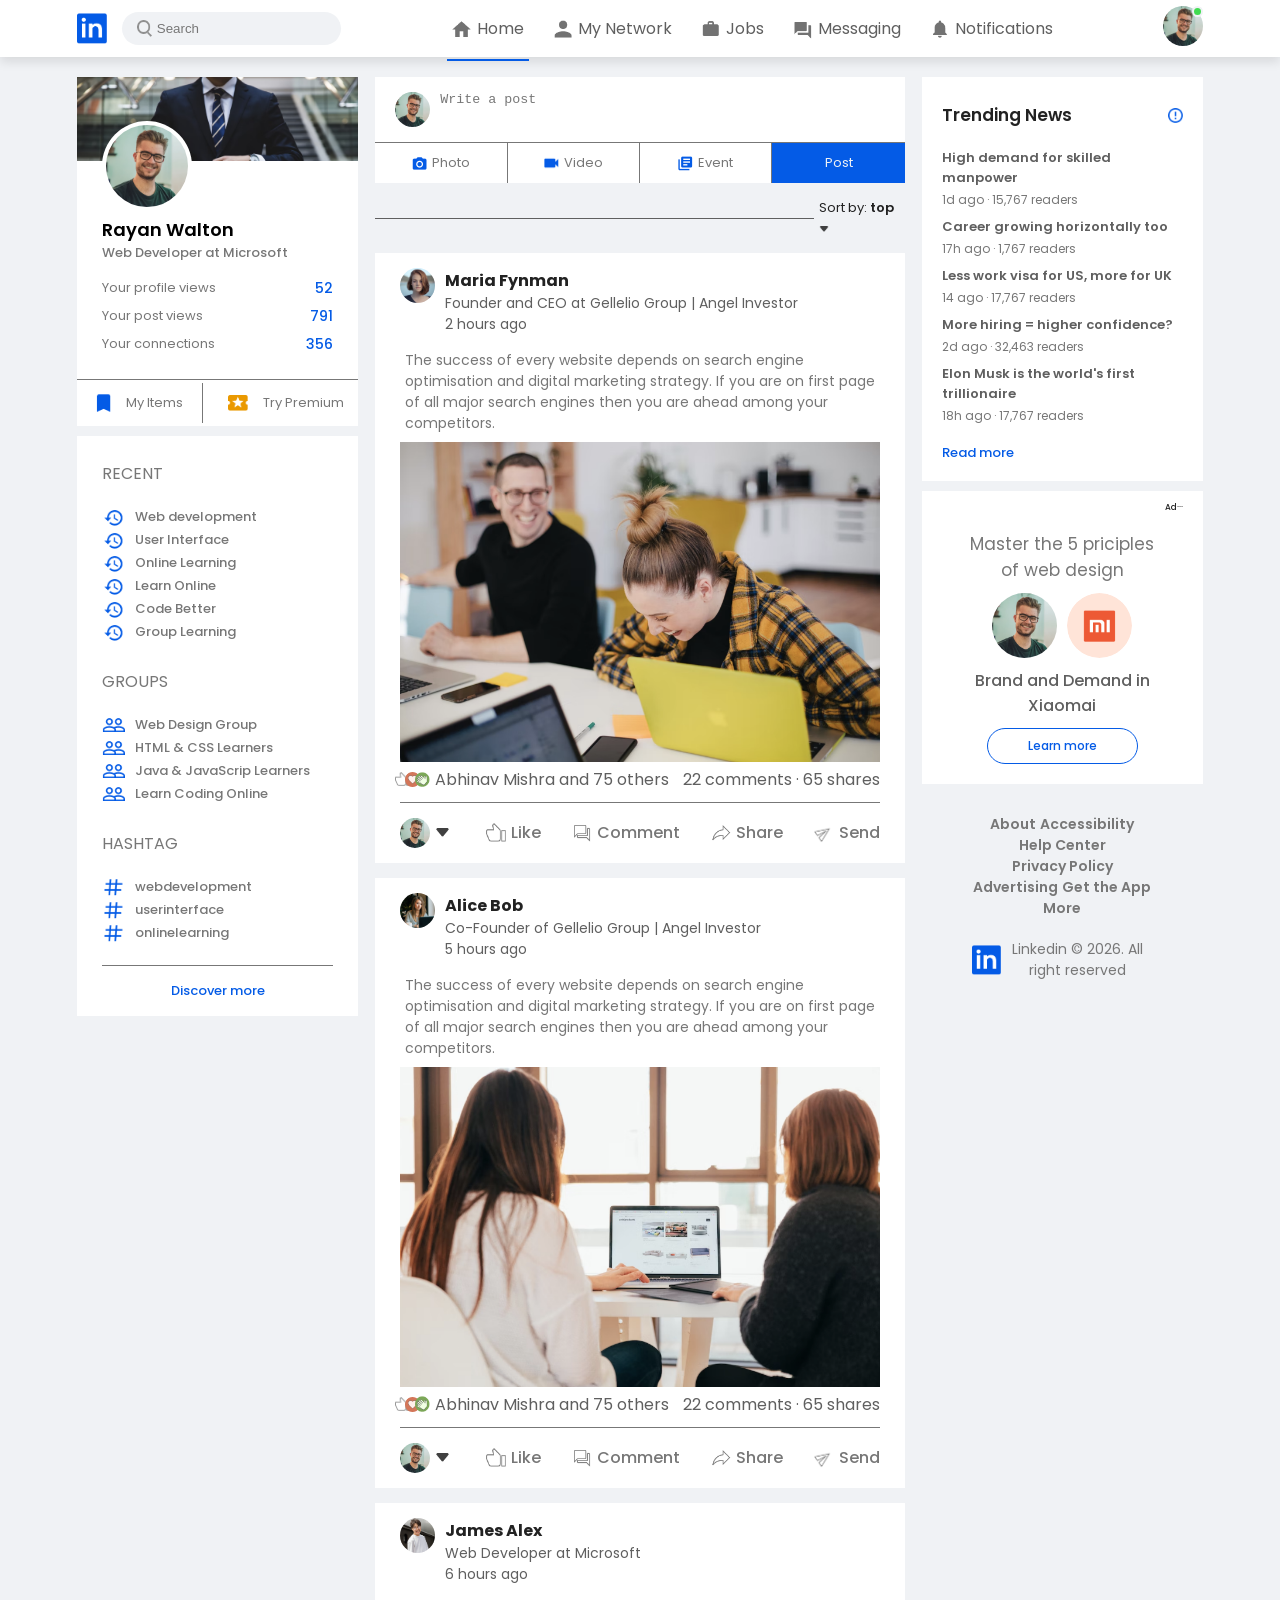
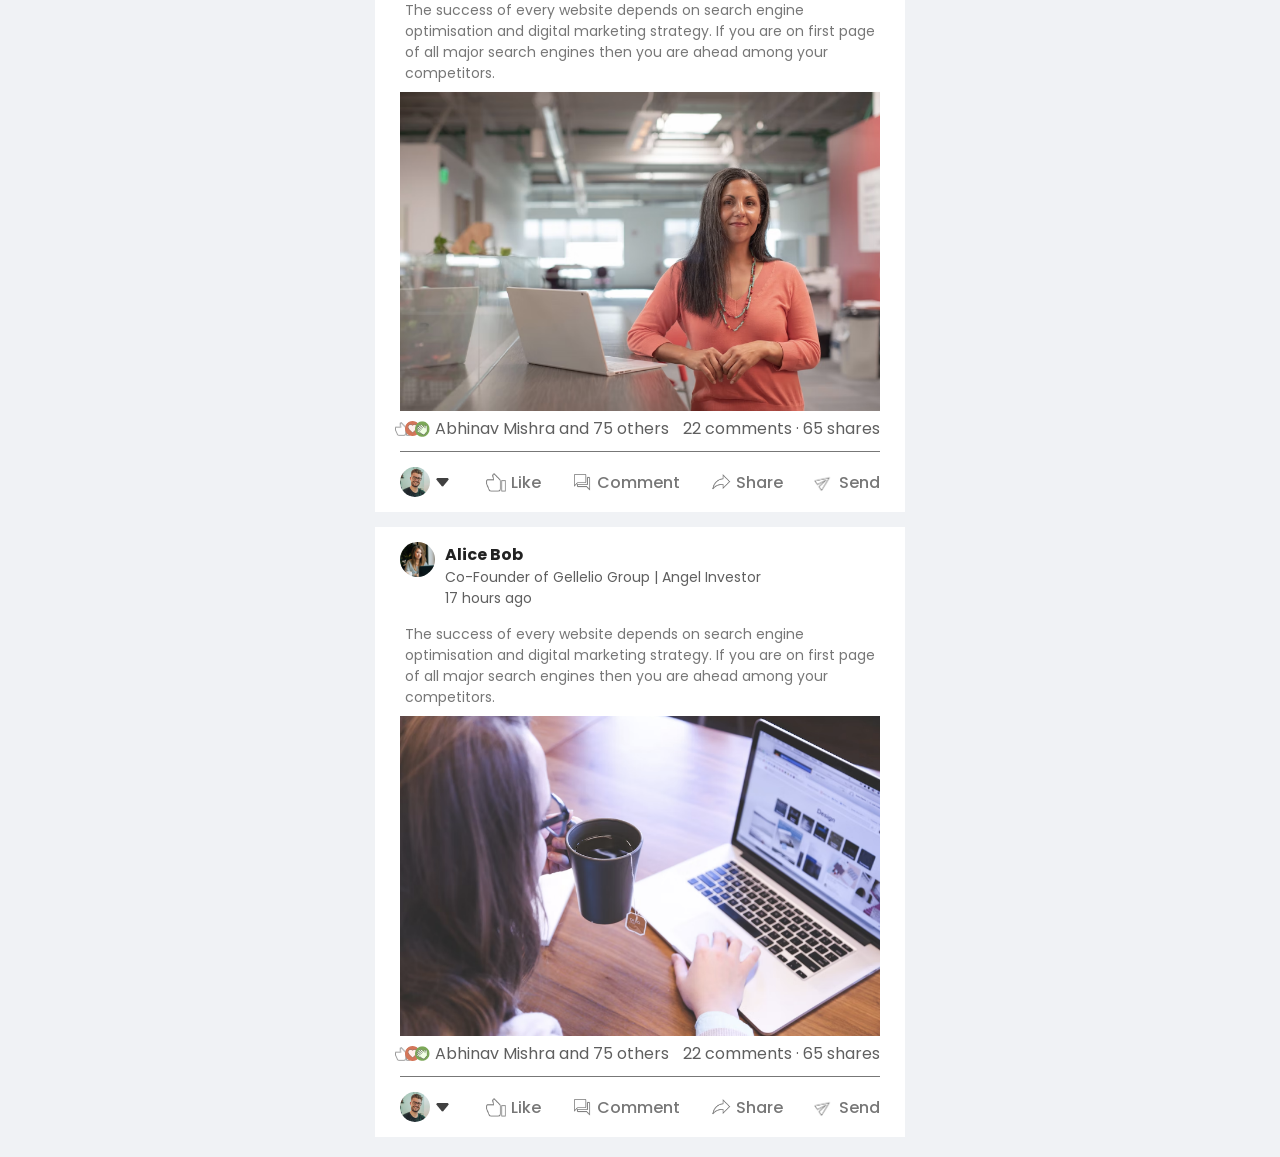
<file: index.html>
<!DOCTYPE html>
<html lang="en">
<head>
    <meta charset="UTF-8">
    <meta name="viewport" content="width=device-width, initial-scale=1.0">
    <title>Home</title>

    <!-- ======== POPPINS FONT ========= -->
    <link rel="preconnect" href="https://fonts.googleapis.com">
    <link rel="preconnect" href="https://fonts.gstatic.com" crossorigin>
    <link href="https://fonts.googleapis.com/css2?family=Inter:ital,opsz,wght@0,14..32,100..900;1,14..32,100..900&family=Poppins:ital,wght@0,100;0,200;0,300;0,400;0,500;0,600;0,700;0,800;0,900;1,100;1,200;1,300;1,400;1,500;1,600;1,700;1,800;1,900&display=swap" rel="stylesheet">



    <!-- ======== OTHER LINKS ======== -->
    <link rel="stylesheet" href="style.css">
    <link rel="stylesheet" href="queries.css">
    <script src="script.js" defer></script>
</head>
<body>
    <div class="main-container">
        <header class="header">
            <nav class="navbar">
                <div class="navbar-left">
                    <a href="index.html" class="logo"><img src="images/logo.png"></a>

                    <div class="search-box">
                        <img src="images/search.png">
                        <input type="text" placeholder="Search">
                    </div>

                </div>
                <div class="navbar-center">
                    <ul>
                        <li><a href="#" class="active-link"><img src="images/home.png"> <span>Home</span></a></li>
                        <li><a href="#"><img src="images/network.png"> <span>My Network</span></a></li>
                        <li><a href="#"><img src="images/jobs.png"> <span>Jobs</span></a></li>
                        <li><a href="#"><img src="images/message.png"> <span>Messaging</span></a></li>
                        <li><a href="#"><img src="images/notification.png"> <span>Notifications</span></a></li>
                    </ul>
                    <span class="hover-line"></span>
                </div>
                <div class="navbar-right">
                    <div class="online" onclick="openMenu">
                        <img src="images/user-1.png" class="nav-profile-img">
                    </div>

                    <!-- ------------    PROFILE SETTINGS    ------------- -->
                    <div class="profile-settings">
                        <div class="user-profile">
                            <img src="images/user-1.png" alt="user png">
                            <div class="profile-details">
                                <h3>Rayan Walton</h3>
                                <a href="profile.html">See your profile</a>
                            </div>
                        </div>
                        <hr>
                        <a href="#" class="profile-menu-dropdwon">
                            <img src="images/feedback.png" alt="feedback png">
                            Given Feedback
                            <span>></span>
                        </a>

                        <a href="#" class="profile-menu-dropdwon">
                            <img src="images/setting.png" alt="setting png">
                            Setting & Privacy
                            <span>></span>
                        </a>

                        <a href="#" class="profile-menu-dropdwon">
                            <img src="images/help.png" alt="help png">
                            Help & Support
                            <span>></span>
                        </a>

                        <a href="#" class="profile-menu-dropdwon">
                            <img src="images/display.png" alt="display png">
                            Display & Accessibility
                            <span>></span>
                        </a>

                        <a href="#" class="profile-menu-dropdwon">
                            <img src="images/logout.png" alt="logout png">
                            Logout
                            <span>></span>
                        </a>
                    </div>
                    
                </div>
            </nav>
           
        </header>

        <main class="container">
            <!-- ================ LEFT SIDE-BAR ================ -->
            <div class="left-sidebar">
                <div class="profile-info">
                    <img src="images/cover-pic.png" alt="cover picture">
                    <div class="sidebar-profile-info">
                        <img src="images/user-1.png" alt="User one picture">
                        <h3>Rayan Walton</h3>
                        <small>Web Developer at Microsoft</small>

                        <ul>
                            <li>Your profile views <span>52</span></li>
                            <li>Your post views <span>791</span></li>
                            <li>Your connections <span>356</span></li>
                        </ul>
                    </div>
                    <div class="features-list">
                        <div class="feature-dt">
                            <img src="images/items.png" alt="items png" width="10px"><span>My Items</span>
                        </div>
                        <div class="feature-dt special-one">
                            <img src="images/premium.png" alt=" premium png" width="10px"><span>Try Premium</span>
                        </div>
                    </div>
                </div>

               

                <div class="user-info">
                    <div class="user-web-info">
                        <span>RECENT</span>
                        <div class="details">
                            <a href="#"><img src="images/recent.png" alt="recent png"> <b>Web development</b></a>
                            <a href="#"><img src="images/recent.png" alt="recent png"> <b>User Interface</b></a>
                            <a href="#"><img src="images/recent.png" alt="recent png"> <b>Online Learning</b></a>
                            <a href="#"><img src="images/recent.png" alt="recent png"> <b>Learn Online</b></a>
                            <a href="#"><img src="images/recent.png" alt="recent png"> <b>Code Better</b></a>
                            <a href="#"><img src="images/recent.png" alt="recent png"> <b>Group Learning</b></a>  
                        </div>

                        <span>GROUPS</span>
                        <div class="details">
                            <a href="#"><img src="images/group.png" alt="group png"> <b>Web Design Group</b></a> 
                            <a href="#"><img src="images/group.png" alt="group png"> <b>HTML & CSS Learners</b></a> 
                            <a href="#"><img src="images/group.png" alt="group png"> <b>Java & JavaScrip Learners</b></a> 
                            <a href="#"><img src="images/group.png" alt="group png"> <b>Learn Coding Online</b></a> 
                        </div>

                        <span>HASHTAG</span>
                        <div class="details">
                            <a href="#"><img src="images/hashtag.png" alt="hashtag png"> <b>webdevelopment</b></a> 
                            <a href="#"><img src="images/hashtag.png" alt="hashtag png"> <b>userinterface</b></a> 
                            <a href="#"><img src="images/hashtag.png" alt="hashtag png"> <b>onlinelearning</b></a> 
                        </div>
                        <a href="#" class="discover-tag">Discover more</a>
                    </div>
                </div>

                <p id="show-more-link" onclick="toggleActivity()">Show more <b>+</b></p>
            </div>

            <!-- ================ MAIN CONTENT ================ -->
            <div class="main-content">
                <div class="post-card">
                    <div class="post-card-text">
                        <img src="images/user-1.png" alt="user 1 png">
                        <textarea rows="2" placeholder="Write a post"></textarea>
                    </div>
                    <div class="post-icons">
                        <ul>
                            <li><img src="images/photo.png" alt="photo png">Photo</li>
                            <li><img src="images/video.png" alt="video png">Video</li>
                            <li><img src="images/event.png" alt="event png">Event</li>
                            <li class="post-btn">Post</li>
                        </ul>
                    </div>
                </div>
                <div class="sort-container">
                    <hr>
                    <p>Sort by: <span>top <img src="images/down-arrow.png" alt=""></span></p>
                </div>

                <div class="social-post-card">
                    <div class="user-social-prof">
                        <img src="images/user-3.png" alt="user png">
                        <div class="user-details">
                            <h3>Maria Fynman</h3>
                            <p>Founder and CEO at Gellelio Group | Angel Investor</p>
                            <p>2 hours ago</p>
                        </div>
                    </div>
                    <p class="post-details">
                        The success of every website depends on search engine optimisation and digital marketing strategy. 
                        If you are on first page of all major search engines then you are ahead among your competitors.
                    </p>
                    <div class="post-image">
                        <img src="images/post-image-1.png" alt="post png">
                        <div class="comment-contianer">
                            <div class="left-comment">
                                <div class="left-icons">
                                    <img src="images/like.png" alt="like png">
                                    <img src="images/love.png" alt="love png">
                                    <img src="images/clap.png" alt="clap png">
                                </div>
                                <div>
                                    <span>Abhinav Mishra and 75 others</span>
                                </div>
                            </div>

                            <div class="right-comment">
                                <span>22 comments &middot; 65 shares</span>
                            </div>
                        </div>
                        
                        <div class="comment-details">
                            <ul>
                                <li><img src="images/user-1.png" alt="user png" class="user-comment-pic"> <img src="images/down-arrow.png" alt="down arrow" class="down-arrow"></li>
                                <li><img src="images/like.png" alt="link png">Like</li>
                                <li><img src="images/comment.png" alt="chat png">Comment</li>
                                <li><img src="images/share.png" alt="share png">Share</li>
                                <li><img src="images/send.png" alt="send png">Send</li>
                            </ul>
                        </div>
                    </div>
                </div>

                <div class="social-post-card">
                    <div class="user-social-prof">
                        <img src="images/user-4.png" alt="user png">
                        <div class="user-details">
                            <h3>Alice Bob</h3>
                            <p>Co-Founder of Gellelio Group | Angel Investor</p>
                            <p>5 hours ago</p>
                        </div>
                    </div>
                    <p class="post-details">
                        The success of every website depends on search engine optimisation and digital marketing strategy. 
                        If you are on first page of all major search engines then you are ahead among your competitors.
                    </p>
                    <div class="post-image">
                        <img src="images/post-image-2.png" alt="post png">
                        <div class="comment-contianer">
                            <div class="left-comment">
                                <div class="left-icons">
                                    <img src="images/like.png" alt="like png">
                                    <img src="images/love.png" alt="love png">
                                    <img src="images/clap.png" alt="clap png">
                                </div>
                                <div>
                                    <span>Abhinav Mishra and 75 others</span>
                                </div>
                            </div>

                            <div class="right-comment">
                                <span>22 comments &middot; 65 shares</span>
                            </div>
                        </div>
                        
                        <div class="comment-details">
                            <ul>
                                <li><img src="images/user-1.png" alt="user png" class="user-comment-pic"> <img src="images/down-arrow.png" alt="down arrow" class="down-arrow"></li>
                                <li><img src="images/like.png" alt="link png">Like</li>
                                <li><img src="images/comment.png" alt="chat png">Comment</li>
                                <li><img src="images/share.png" alt="share png">Share</li>
                                <li><img src="images/send.png" alt="send png">Send</li>
                            </ul>
                        </div>
                    </div>
                </div>

                <div class="social-post-card">
                    <div class="user-social-prof">
                        <img src="images/user-5.png" alt="user png">
                        <div class="user-details">
                            <h3>James Alex</h3>
                            <p>Web Developer at Microsoft </p>
                            <p>6 hours ago</p>
                        </div>
                    </div>
                    <p class="post-details">
                        The success of every website depends on search engine optimisation and digital marketing strategy. 
                        If you are on first page of all major search engines then you are ahead among your competitors.
                    </p>
                    <div class="post-image">
                        <img src="images/post-image-3.png" alt="post png">
                        <div class="comment-contianer">
                            <div class="left-comment">
                                <div class="left-icons">
                                    <img src="images/like.png" alt="like png">
                                    <img src="images/love.png" alt="love png">
                                    <img src="images/clap.png" alt="clap png">
                                </div>
                                <div>
                                    <span>Abhinav Mishra and 75 others</span>
                                </div>
                            </div>

                            <div class="right-comment">
                                <span>22 comments &middot; 65 shares</span>
                            </div>
                        </div>
                        
                        <div class="comment-details">
                            <ul>
                                <li><img src="images/user-1.png" alt="user png" class="user-comment-pic"> <img src="images/down-arrow.png" alt="down arrow" class="down-arrow"></li>
                                <li><img src="images/like.png" alt="link png">Like</li>
                                <li><img src="images/comment.png" alt="chat png">Comment</li>
                                <li><img src="images/share.png" alt="share png">Share</li>
                                <li><img src="images/send.png" alt="send png">Send</li>
                            </ul>
                        </div>
                    </div>
                </div>

                <div class="social-post-card">
                    <div class="user-social-prof">
                        <img src="images/user-4.png" alt="user png">
                        <div class="user-details">
                            <h3>Alice Bob</h3>
                            <p>Co-Founder of Gellelio Group | Angel Investor</p>
                            <p>17 hours ago</p>
                        </div>
                    </div>
                    <p class="post-details">
                        The success of every website depends on search engine optimisation and digital marketing strategy. 
                        If you are on first page of all major search engines then you are ahead among your competitors.
                    </p>
                    <div class="post-image">
                        <img src="images/post-image-4.png" alt="post png">
                        <div class="comment-contianer">
                            <div class="left-comment">
                                <div class="left-icons">
                                    <img src="images/like.png" alt="like png">
                                    <img src="images/love.png" alt="love png">
                                    <img src="images/clap.png" alt="clap png">
                                </div>
                                <div>
                                    <span>Abhinav Mishra and 75 others</span>
                                </div>
                            </div>

                            <div class="right-comment">
                                <span>22 comments &middot; 65 shares</span>
                            </div>
                        </div>
                        
                        <div class="comment-details">
                            <ul>
                                <li><img src="images/user-1.png" alt="user png" class="user-comment-pic"> <img src="images/down-arrow.png" alt="down arrow" class="down-arrow"></li>
                                <li><img src="images/like.png" alt="link png">Like</li>
                                <li><img src="images/comment.png" alt="chat png">Comment</li>
                                <li><img src="images/share.png" alt="share png">Share</li>
                                <li><img src="images/send.png" alt="send png">Send</li>
                            </ul>
                        </div>
                    </div>
                </div>
            </div>

            <!-- ================ RIGHT SIDE-BAR ================  -->
            <div class="right-sidebar">
                <div class="detials-card">
                    <div>
                        <span class="trendings-details">Trending News <img src="images/more.png" alt="more png"></span>

                        <a href="#">High demand for skilled manpower</a>
                        <span>1d ago &middot; 15,767 readers</span>

                        <a href="#">Career growing horizontally too</a>
                        <span>17h ago &middot; 1,767 readers</span>

                        <a href="#">Less work visa for US, more for UK</a>
                        <span>14 ago &middot; 17,767 readers</span>

                        <a href="#">More hiring = higher confidence?</a>
                        <span>2d ago &middot; 32,463 readers</span>

                        <a href="#">Elon Musk is the world's first trillionaire</a>
                        <span>18h ago &middot; 17,767 readers</span>
                    </div>
                    <a href="#" class="read-more">Read more</a>
                </div>

                <div class="sidebar-ads">
                    
                    <small>Ad&middot;&middot;&middot;</small>
                    <p>
                        Master the 5 priciples of web design
                    </p>
                    <div class="images">
                        <img src="images/user-1.png" alt="user one png">
                        <img src="images/mi-logo.png" alt="mi logo">
                    </div>

                    <h3>Brand and Demand in Xiaomai</h3>

                    <a href="#" class="learn-more-btn">Learn more</a>
                    
                </div>

                <div class="footer">
                    
                    <a href="#">About</a>
                    <a href="#">Accessibility</a>
                    <a href="#">Help Center</a>
                    <a href="#">Privacy Policy</a>
                    <a href="#">Advertising</a>
                    <a href="#">Get the App</a>
                    <a href="#">More</a>

                    <div class="copy-right">
                        <img src="images/logo.png" alt="logo png">
                        <p>Linkedin © 2026. All right reserved</p>
                    </div>
      
                </div>
            </div>
        </main>
    </div>
</body>
</html>
</file>
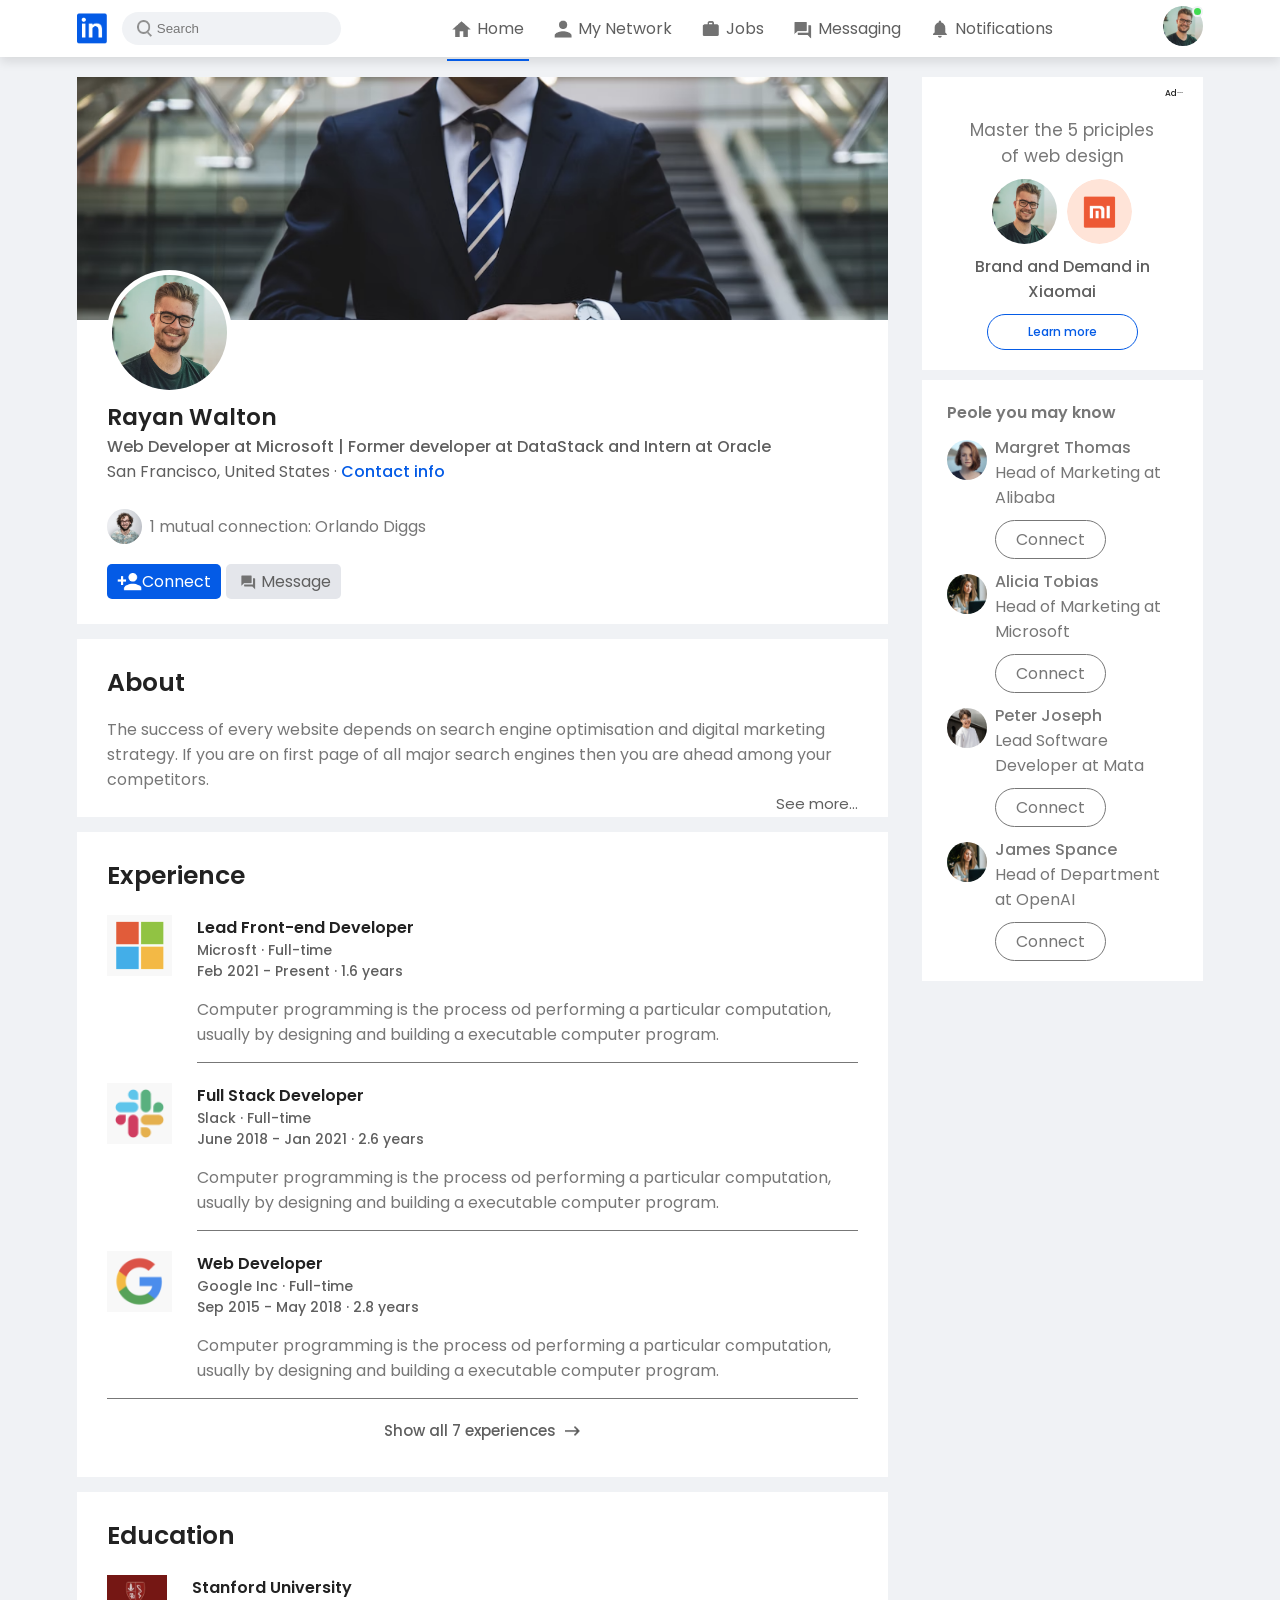
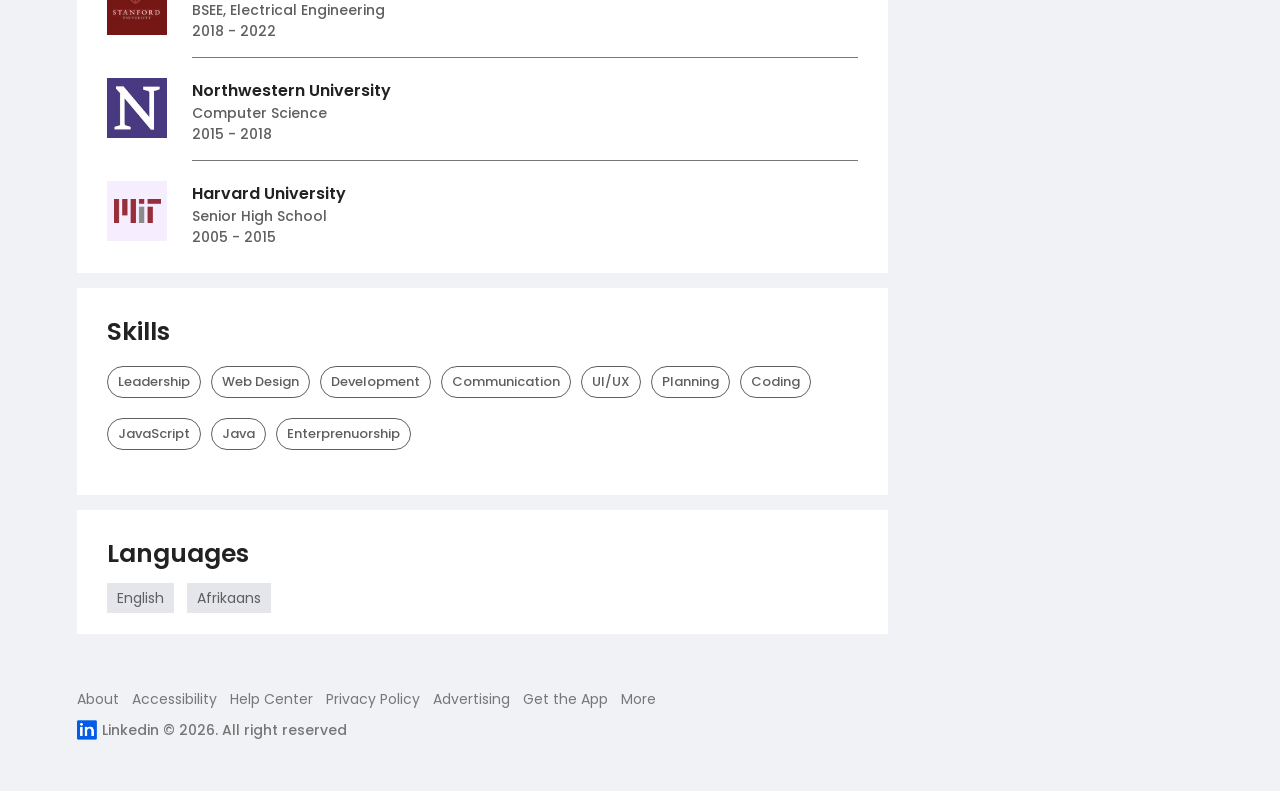
<file: profile.html>
<!DOCTYPE html>
<html lang="en">
<head>
    <meta charset="UTF-8">
    <meta name="viewport" content="width=device-width, initial-scale=1.0">
    <title>Profile</title>

    <!-- ======== POPPINS FONT ========= -->
    <link rel="preconnect" href="https://fonts.googleapis.com">
    <link rel="preconnect" href="https://fonts.gstatic.com" crossorigin>
    <link href="https://fonts.googleapis.com/css2?family=Inter:ital,opsz,wght@0,14..32,100..900;1,14..32,100..900&family=Poppins:ital,wght@0,100;0,200;0,300;0,400;0,500;0,600;0,700;0,800;0,900;1,100;1,200;1,300;1,400;1,500;1,600;1,700;1,800;1,900&display=swap" rel="stylesheet">



    <!-- ======== OTHER LINKS ======== -->
    <link rel="stylesheet" href="style.css">
    <link rel="stylesheet" href="queries.css">
    <script src="script.js" defer></script>
</head>
<body>
    <div class="main-container">
        <header class="header">
            <nav class="navbar">
                <div class="navbar-left">
                    <a href="index.html" class="logo"><img src="images/logo.png"></a>

                    <div class="search-box">
                        <img src="images/search.png">
                        <input type="text" placeholder="Search">
                    </div>

                </div>
                <div class="navbar-center">
                    <ul>
                        <li><a href="#" class="active-link"><img src="images/home.png"> <span>Home</span></a></li>
                        <li><a href="#"><img src="images/network.png"> <span>My Network</span></a></li>
                        <li><a href="#"><img src="images/jobs.png"> <span>Jobs</span></a></li>
                        <li><a href="#"><img src="images/message.png"> <span>Messaging</span></a></li>
                        <li><a href="#"><img src="images/notification.png"> <span>Notifications</span></a></li>
                    </ul>
                    <span class="hover-line"></span>
                </div>
                <div class="navbar-right">
                    <div class="online" onclick="openMenu">
                        <img src="images/user-1.png" class="nav-profile-img">
                    </div>

                    <!-- ------------    PROFILE SETTINGS    ------------- -->
                    <div class="profile-settings">
                        <div class="user-profile">
                            <img src="images/user-1.png" alt="user png">
                            <div class="profile-details">
                                <h3>Rayan Walton</h3>
                                <a href="profile.html">See your profile</a>
                            </div>
                        </div>
                        <hr>
                        <a href="#" class="profile-menu-dropdwon">
                            <img src="images/feedback.png" alt="feedback png">
                            Given Feedback
                            <span>></span>
                        </a>

                        <a href="#" class="profile-menu-dropdwon">
                            <img src="images/setting.png" alt="setting png">
                            Setting & Privacy
                            <span>></span>
                        </a>

                        <a href="#" class="profile-menu-dropdwon">
                            <img src="images/help.png" alt="help png">
                            Help & Support
                            <span>></span>
                        </a>

                        <a href="#" class="profile-menu-dropdwon">
                            <img src="images/display.png" alt="display png">
                            Display & Accessibility
                            <span>></span>
                        </a>

                        <a href="#" class="profile-menu-dropdwon">
                            <img src="images/logout.png" alt="logout png">
                            Logout
                            <span>></span>
                        </a>
                    </div>
                </div>
            </nav>
        </header>
        
        <main class="container">
            <!-- ------------------- main container ----------------- -->
            <div class="main-content-container">
                <div class="profile-dls">
                    <img src="images/cover-pic.png" alt="cover png">
                    <div class="profile-top">
                        <img src="images/user-1.png" alt="user png">
                        <h2>Rayan Walton</h2>
                        <b>Web Developer at Microsoft | Former developer at DataStack and Intern at Oracle</b>
                        <p>San Francisco, United States &middot; <a href="#">Contact info</a></p>
                    </div>
                    <div class="mutual-detials">
                        <img src="images/user-2.png" alt="user png">
                        <span>1 mutual connection: Orlando Diggs</span>
                    </div>
                    <div class="bottom-btns">
                        <a href="#" class="btn primary-btn"><img src="images/connect.png" alt="connect png">Connect</a>
                        <a href="#" class="btn secondary-btn"><img src="images/message.png" alt="message png">Message</a>
                    </div>
                </div>

                <div class="card-container">
                    <h3>About</h3>
                    <p>
                        The success of every website depends on search engine optimisation and digital marketing strategy. 
                        If you are on first page of all major search engines then you are ahead among your competitors.
                    </p>
                    <span>See more...</span>
                </div>

                <div class="card-container">
                    <h3>Experience</h3>
                    <div class="details">
                        <img src="images/microsoft.png" alt="microsoft png">
                        <div>
                            <b>Lead Front-end Developer</b>
                            <small>Microsft &middot; Full-time</small>
                            <small>Feb 2021 - Present &middot; 1.6 years</small>
                            <p>
                                Computer programming is the process od performing a particular computation, 
                                usually by designing and building a executable computer program.
                            </p>
                            <hr>
                        </div>
                    </div>

                    <div class="details">
                        <img src="images/slack.png" alt="slack png">
                        <div>
                            <b>Full Stack Developer</b>
                            <small>Slack &middot; Full-time</small>
                            <small>June 2018 - Jan 2021 &middot; 2.6 years</small>
                            <p>
                                Computer programming is the process od performing a particular computation, 
                                usually by designing and building a executable computer program.
                            </p>
                            <hr>
                        </div>
                    </div>

                    <div class="details">
                        <img src="images/google.png" alt="google png">
                        <div>
                            <b>Web Developer</b>
                            <small>Google Inc &middot; Full-time</small>
                            <small>Sep 2015 - May 2018 &middot; 2.8 years</small>
                            <p>
                                Computer programming is the process od performing a particular computation, 
                                usually by designing and building a executable computer program.
                            </p>
                        </div>
                    </div>
                    <hr>
                    <a href="#" class="experience-link">Show all 7 experiences <img src="images/right-arrow.png" alt="right arrow"></a>
                </div>



                <div class="card-container">
                    <h3>Education</h3>
                    <div class="details">
                        <img src="images/stanford.png" alt="stanford png">
                        <div>
                            <b>Stanford University</b>
                            <small>BSEE, Electrical Engineering</small>
                            <small>2018 - 2022</small>
                            <hr>
                        </div>
                    </div>
                    <div class="details">
                        <img src="images/north.png" alt="north png">
                        <div>
                            <b>Northwestern University</b>
                            <small>Computer Science</small>
                            <small>2015 - 2018</small>
                            <hr>
                        </div>
                    </div>
                    <div class="details">
                        <img src="images/mit.png" alt="mit png">
                        <div>
                            <b>Harvard University</b>
                            <small>Senior High School</small>
                            <small>2005 - 2015</small>
                        </div>
                    </div>
                </div>

                <div class="card-container">
                    <h3>Skills</h3>
                    <ul>
                        <li><a href="#">Leadership</a></li>
                        <li><a href="#">Web Design</a></li>
                        <li><a href="#">Development</a></li>
                        <li><a href="#">Communication</a></li>
                        <li><a href="#">UI/UX</a></li>
                        <li><a href="#">Planning</a></li>
                        <li><a href="#">Coding</a></li>
                        <li><a href="#">JavaScript</a></li>
                        <li><a href="#">Java</a></li>
                        <li><a href="#">Enterprenuorship</a></li>
                    </ul>
                </div>

                <div class="card-container">
                    <h3>Languages</h3>

                    <a href="#" class="btn">English</a>
                    <a href="#" class="btn">Afrikaans</a>
                </div>

                


            </div>
            <!-- ------------------------ right sidebar ------------------ -->
            <div class="right-side-bar">
                <div class="sidebar-ads">
                    
                    <small>Ad&middot;&middot;&middot;</small>
                    <p>
                        Master the 5 priciples of web design
                    </p>
                    <div class="images">
                        <img src="images/user-1.png" alt="user one png">
                        <img src="images/mi-logo.png" alt="mi logo">
                    </div>

                    <h3>Brand and Demand in Xiaomai</h3>

                    <a href="#" class="learn-more-btn">Learn more</a>
                    
                </div>

                <div class="connections">
                    <h4>Peole you may know</h4>
                    <div class="people-you-know">
                        <img src="images/user-3.png" alt="user png">
                        <div>
                            <span>Margret Thomas</span>
                            <p>Head of Marketing at Alibaba</p>
                            <a href="#" class="btn">Connect</a>
                        </div>
                    </div>

                    <div class="people-you-know">
                        <img src="images/user-4.png" alt="user png">
                        <div>
                            <span>Alicia Tobias</span>
                            <p>Head of Marketing at Microsoft</p>
                            <a href="#" class="btn">Connect</a>
                        </div>
                    </div>
                    
                    <div class="people-you-know">
                        <img src="images/user-5.png" alt="user png">
                        <div>
                            <span>Peter Joseph</span>
                            <p>Lead Software Developer at Mata</p>
                            <a href="#" class="btn">Connect</a>
                        </div>
                    </div>
                    
                    <div class="people-you-know">
                        <img src="images/user-4.png" alt="user png">
                        <div>
                            <span>James Spance</span>
                            <p>Head of Department at OpenAI</p>
                            <a href="#" class="btn">Connect</a>
                        </div>
                    </div>
                </div>
            </div>
        </main>
        <div class="side-bar-links">
            <a href="#">About</a>
            <a href="#">Accessibility</a>
            <a href="#">Help Center</a>
            <a href="#">Privacy Policy</a>
            <a href="#">Advertising</a>
            <a href="#">Get the App</a>
            <a href="#">More</a>

            <div class="copy-right-reserved">
                <img src="images/logo.png" alt="logo png">
                <p>Linkedin © 2026. All right reserved</p>
            </div>
        </div>
    </div>
</body>
</html>
</file>
<file: style.css>
* {
    padding: 0;
    margin: 0;
    box-sizing: border-box;
}

html {
    font-size: 62.5%;
}

:root {
    --background-color: #f0f2f5;
    --card-background: #fff;
    --primary-base: #045be6;
    --secondary-tints: #5f5f5f;
    --secondary-base: #777;
    --secondary-shade: #222;
    --tertiary-base: #41db51;

}

body {
    background: var(--background-color);
    font-family: 'Poppins', arial, sans-serif;
}

a {
    text-decoration: none;
}

header {
    position: sticky;
    top: 0;
    z-index: 100;
}

.navbar {
    display: flex;
    justify-content: space-between;
    align-items: center;
    background: var(--card-background);
    padding: 0.6rem 6%;
    box-shadow: 0 5px 10px rgba(0, 0, 0, 0.1);
}

.logo img {
    width: 30px;
    margin-right: 1.5rem;
    display: block;
}

.navbar-center ul li {
    display: inline-block;
    list-style: none;
}

.navbar-center ul li a {
    display: flex;
    align-items: center;
    font-size: 1.4rem;
    margin: 0.5rem 0.8rem;
    padding-right: 0.5rem;
    position: relative;
}

.navbar-center ul li a img {
    width: 30px;
}

.navbar-center ul li a::after {
    content: '';
    height: 2px;
    width: 0;
    background: var(--primary-base);
    position: absolute;
    bottom: -17px;
    transition: width 0.5s;
}

.navbar-center ul li a:hover::after {
    width: 100%;
}

.navbar-center ul li a.active-link::after {
    width: 100%;
}

.nav-profile-img {
    width: 40px;
    border-radius: 50%;
}

.navbar-left {
    display: flex;
    align-items: center;
}

.search-box {
    display: flex;
    align-items: center;
    padding: 0.8rem 1.5rem;
    background: var(--background-color);
    border-radius: 20px;
}

.search-box img {
    width: 15px;
}

.search-box input {
    background: transparent;
    outline: none;
    border: 0;
    margin-left: 0.5rem;
    color: var(--secondary-tints);
    width: 100%;
}

::placeholder {
    color: var(--secondary-base);
}

.navbar-center ul li a span {
    font-size: 1.6rem;
    color: var(--secondary-tints);
}

.navbar-right .online {
    position: relative;
}

.online::after {
    background: var(--tertiary-base);
    height: 7px;
    width: 7px;
    content: '';
    border-radius: 50%;
    border: 2px solid var(--background-color);
    position: absolute;
    top: 0;
    left: 29px;
}

/* =========== navbar ends ============ */

.container {
    display: flex;
    flex-wrap: wrap;
    justify-content: space-between;
    padding: 2rem 6%;
}

/* ================ LEFT SIDEBAR =============== */
.left-sidebar {
    flex-basis: 25%;
    align-self: flex-start;
    position: sticky;
    top: 73px;
}

.profile-info {
    background: var(--card-background);
}

.profile-info img {
    width: 100%;
}

.sidebar-profile-info {
    padding: 0 2.5rem;
}

.sidebar-profile-info img {
    width: 90px;
    margin-top: -4.5rem;
    border-radius: 50%;
    padding: 0.4rem;
    background: var(--card-background);
}

.sidebar-profile-info h3 {
    font-size: 1.8rem;
    font-weight: 600;
}

.sidebar-profile-info small {
    font-size: 1.3rem;
    color: var(--secondary-base);
    font-weight: 500;
    margin-top: 1rem;
}

.sidebar-profile-info ul {
    list-style: none;
    margin-top: 1.5rem;
}

.sidebar-profile-info ul li {
    font-size: 1.3rem;
    color: var(--secondary-base);
    margin-top: 0.8rem;
}

.sidebar-profile-info ul li span {
    float: right;
    color: var(--primary-base);
    font-size: 1.4rem;
    font-weight: 500;
}

/* ----- SEE MORE TAGE -------- */
#show-more-link {
    display: none;
}

.features-list {
    display: flex;
    align-items: center;
    justify-content: space-around;
    border-top: 1px solid var(--secondary-base);
    margin-top: 2.5rem;
}

.features-list .feature-dt {
    display: flex;
    align-items: center;
    justify-content: center;
    gap: 1rem;
    padding: 1rem 1rem;
}

.features-list .feature-dt.special-one {
    border-left: 1px solid var(--secondary-base);
}

.features-list .feature-dt.special-one img {
    margin-left: 15px;
}

.features-list .feature-dt img {
    width: 20px;
    margin-right: 0.5rem;
}

.features-list .feature-dt span {
    font-size: 1.3rem;
    color: var(--secondary-base);
}

.user-info {
    background: var(--card-background);
    margin-top: 1rem;
}

.user-web-info  {
    padding: 0 2.5rem;
}

.user-web-info span {
    font-size: 1.6rem;
    color: var(--secondary-base);
    padding: 2.5rem 0 2rem;
    display: block;
}

.user-web-info .details a {
    display: flex;
    align-items: center;
}

.user-web-info .details img {
    width: 23px;
    margin-right: 1rem;
}

.user-web-info .details b {
    font-size: 1.3rem;
    color: var(--secondary-base);
    font-weight: 500;
}

.user-info .discover-tag {
    font-size: 1.3rem;
    color: var(--primary-base);
    text-align: center;
    display: block;
    margin-top: 20px;
    border-top: 1px solid var(--secondary-base);
    padding: 1.5rem 0 1.5rem ;
    font-weight: 500;
}


/* ============= Right sidebar ================= */

.right-sidebar {
    flex-basis: 25%;
    align-self: flex-start;
    position: sticky;
    top: 73px;
}

.detials-card {
    background: var(--card-background);
    padding: 0.5rem 2rem;
}
.detials-card .trendings-details {
    margin: 2rem 0;
    font-size: 1.7rem;
    color: var(--secondary-shade);
    font-weight: 600;
    display: flex;
    align-items: center;
}
.detials-card .trendings-details img {
    width: 15px;
    margin-left: auto;
}
.detials-card a {
    display: block;
    font-size: 1.3rem;
    color: var(--secondary-tints);
    font-weight: 600;
    margin-bottom: 0.3rem;
}

.detials-card span {
    display: block;
    font-size: 1.2rem;
    color: var(--secondary-base);
    margin-bottom: 0.8rem;
}

.detials-card .read-more {
    padding: 1rem 0;
    color: var(--primary-base);
    font-weight: 500;
}

.sidebar-ads {
    background: var(--card-background);
    padding: 1rem 2rem;
    margin-top: 1rem;
}

.sidebar-ads small {
    float: right;
    font-weight: 500;
    color: var(--secondary-shade);
}

.sidebar-ads p {
    margin-top: 15px;
    font-size: 1.7rem;
    padding: 10px 20px;
    text-align: center;
    margin-top: 2rem;
    color: var(--secondary-base);
}

.sidebar-ads .images {
    display: flex;
    justify-content: center;
    align-items: center;
    gap: 1rem;
    margin-bottom: 1rem;
}

.sidebar-ads .images img {
    width: 65px;
    border-radius: 50%;
}

.sidebar-ads h3 {
    text-align: center;
    font-size: 1.6rem;
    color: var(--secondary-tints);
    font-weight: 500;
}

.sidebar-ads .learn-more-btn {
    display: block; 
    border: 1px solid var(--primary-base);
    padding: 0.8rem 0.2rem;
    border-radius: 20px;
    color: var(--primary-base);
    font-size: 1.2rem;
    font-weight: 500;
    text-align: center;
    margin: 1rem 4.5rem 1rem 4.5rem;
}

.footer {
    margin-top: 2rem;
    padding: 1rem 5rem;
    font-size: 1.4rem;
    text-align: center;
}

.footer a {
    color: var(--secondary-base);
    font-weight: 600;
    display: inline-block;
}

.footer .copy-right {
    margin-top: 2rem;
    display: flex;
    justify-content: space-between;
    align-items: center;
}

.footer .copy-right img {
    width: 30px;
    height: 30px;
}

.footer .copy-right p {
    color: var(--secondary-base);
    font-size: 1.4rem;
}

/* ============ main content ========== */

.main-content {
    flex-basis: 47%;
}

.post-card {
    background: var(--card-background);
}

.post-card .post-card-text {
    display: flex;
    padding: 1.5rem 2rem;
}

.post-card .post-card-text img {
    width: 35px;
    border-radius: 50%;
    margin-right: 1rem;
}

.post-card .post-card-text textarea {
    width: 100%;
    outline: none;
    background: transparent;
    border: none;
    resize: none;
}

::placeholder {
    color: var(--secondary-base);
}

.post-card .post-icons ul {
    list-style: none;
    display: flex;
    align-items: center;
    border-top: 1px solid var(--secondary-base);
}

.post-card .post-icons ul li {
    display: flex;
    align-items: center;
    justify-content: center;
    padding: 1rem 0;
    color: var(--secondary-base);
    font-size: 1.3rem;
    border-right: 1px solid var(--secondary-base);
    flex-basis: 25%;
}

.post-card .post-icons ul li img {
    width: 15px;
    margin-right: 0.5rem;
}

.post-card .post-icons ul li.post-btn {
    border-right: 0;
    background: var(--primary-base);
    color: var(--background-color);
}

.sort-container {
    display: flex;
    align-items: center;
    margin-top: 1.5rem;
}

.sort-container hr {
    border: 0;
    border-bottom: 1px solid #5f5f5f;
    width: 85%;
}

.main-content p {
    font-size: 1.3rem;
    margin-left: 0.5rem;
    color: #222;
    margin-left: 0.5rem;
} 

.main-content p span {
    font-weight: 600;
} 

.main-content p span img {
    width: 10px;
}

.social-post-card {
    background: var(--card-background);
    padding: 1.5rem 2.5rem 0;
    margin-top: 1.5rem;
}

.social-post-card .user-social-prof {
    display: flex;
    align-items: start;
}

.social-post-card .user-social-prof img {
    width: 35px;
    border-radius: 50%;
    margin-right: 1rem;
}

.social-post-card .user-social-prof h3 {
    font-size: 1.6rem;
    font-weight: 700;
    color: var(--secondary-shade);
}

.social-post-card .user-social-prof p {
    color: var(--secondary-tints);
    font-size: 1.4rem;
    margin-left: 0;
}

.social-post-card .post-details {
    margin-top: 1.5rem;
    color: var(--secondary-base);
    font-size: 1.4rem;
}

.social-post-card .post-image img {
    margin-top: 0.8rem;
    width: 100%;
}

.comment-contianer {
    display: flex;
    align-items: center;
    justify-content: space-between;
}

.comment-contianer .left-comment {
    display: flex;
    align-items: center;
    justify-content: space-between;
    gap: 0.5rem;
}

.comment-contianer .left-comment .left-icons {
    display: flex;
    align-items: center;
}

.comment-contianer .left-comment .left-icons img {
    width: 15px;
    margin: 0;
    margin-left: -0.5rem;
}

.comment-contianer .left-comment div span {
    font-size: 1.6rem;
    color: var(--secondary-tints);
}

.comment-contianer .right-comment span {
    font-size: 1.6rem;
    color: var(--secondary-tints);
}

.post-image .comment-details ul {
    list-style: none;
    display: flex;
    align-items: center;
    justify-content: space-between;
    padding: 1.5rem 0 ;
    border-top: 1px solid var(--secondary-base);
    margin-top: 1rem;
}

.post-image .comment-details ul li {
    display: flex;
    align-items: center;
    font-size: 1.6rem;
    color: var(--secondary-base);
    font-weight: 500;
}

.post-image .comment-details ul li img {
    width: 20px;
    margin: 0;
    margin-right: 0.5rem;
}

.post-image .comment-details ul li .user-comment-pic {
    width: 30px;
    border-radius: 50%;
}

.post-image .comment-details ul li .down-arrow {
    width: 15px;
}


/* ------------- profile settings ------------------- */


.profile-settings {
    width: 300px;
    background: var(--secondary-shade);
    position: absolute;
    top: 62px;
    right: 88px;
    padding: 1.8rem 1.8rem;
    cursor: pointer;
    display: none;
}

.profile-settings .user-profile {
    display: flex;
    align-items: center;
    gap: 1.5rem;
    background: var(--secondary-shade);
}

.profile-settings .user-profile img {
    width: 55px;
    border-radius: 50%;
}

.profile-settings .user-profile .profile-details h3 {
    font-size: 1.9rem;
    color: var(--card-background);
    font-weight: 500;
}

.profile-settings .user-profile .profile-details a {
    color: #839fcd;
    font-size: 1.3rem;
}

.profile-settings hr {
    width: 100%;
    margin-top: 1.5rem;
    border: 1px solid var(--card-background);
    padding: 0;
}

.profile-settings .profile-menu-dropdwon {
    display: flex;
    align-items: center;
    font-size: 1.6rem;
    color: var(--card-background);
    margin: 1rem 0;
}

.profile-settings .profile-menu-dropdwon img {
    width: 35px;
    margin-right: 1.5rem;
}

.profile-settings .profile-menu-dropdwon span {
    margin-left: auto;
}

.profile-settings.open-menu {
    display: block;
}


/* -------------- profile page ------------- */

.main-content-container {
    flex-basis: 72%;
    flex-wrap: wrap;
}

.profile-dls {
    background: var(--card-background);
}

.profile-dls img {
    width: 100%;
}

.profile-dls .profile-top {
    padding: 1rem 3rem;
}

.profile-dls .profile-top img {
    width: 125px;
    border-radius: 50%;
    margin-top: -6.5rem;
    padding: 0.5rem;
    background: var(--card-background);
}

.profile-dls .profile-top h2 {
    font-size: 2.3rem;
    color: var(--secondary-shade);
    font-weight: 600;
}

.profile-dls .profile-top b {
    font-size: 1.6rem;
    color: var(--secondary-tints);
    font-weight: 500;
}

.profile-dls .profile-top p {
    font-size: 1.6rem;
    color: var(--secondary-tints);
    margin: 0;
}

.profile-dls .profile-top p a {
    font-size: 1.6rem;
    color: var(--primary-base);
    font-weight: 500;
}

.profile-dls .mutual-detials {
    display: flex;
    align-items: center;
    margin-top: 5px;
    padding: 1rem 3rem;
}

.profile-dls .mutual-detials img {
    width: 35px;
    border-radius: 50%;
    margin-right: 0.8rem;
}

.profile-dls .mutual-detials span {
    font-size: 1.6rem;
    color: var(--secondary-base);
}

.profile-dls .bottom-btns {
    display: flex;
    align-items: center;
    padding: 1rem 3rem;
}

.profile-dls .bottom-btns a img {
    width: 25px;
}

.profile-dls .bottom-btns .btn {
    font-size: 1.6rem;
    padding: 0.5rem 1rem;
    display: flex;
    align-items: center;
    color: #5f5f5f;
    border-radius: 5px;
    border: 0;
}

.profile-dls .bottom-btns .btn.primary-btn {
    color: var(--card-background);
    background: var(--primary-base);
    margin-right: 0.5rem;
}

.profile-dls .bottom-btns .btn.secondary-btn {
    background: #e4e6eb;
}

.profile-dls {
    padding-bottom: 1.5rem;
}

.main-content-container .card-container {
    background: var(--card-background);
    padding: 2.5rem 3rem;
    margin: 1.5rem 0;
}

.main-content-container .card-container h3 {
    font-size: 2.5rem;
    color: var(--secondary-shade);
    font-weight: 600;
    margin-bottom: 1.5rem;
}

.main-content-container .card-container p {
    margin: 0;
    font-size: 1.6rem;
    color: var(--secondary-base);
}

.main-content-container .card-container span {
    font-size: 1.5rem;
    color: var(--secondary-tints);
    float: right;
}

.card-container .details {
    display: flex;
    align-items: flex-start;
    gap: 2.5rem;
    margin-top: 2rem;
}

.card-container .details div {
    flex-basis: 100%;
}

.card-container .details b {
    font-size: 1.6rem;
    font-weight: 600;
    color: var(--secondary-shade);
}

.card-container .details small {
    font-size: 1.4rem;
    color: var(--secondary-tints);
    display: block;
    font-weight: 500;
}

.card-container .details p {
    margin-top: 1.5rem;
    color: var(--secondary-base);
    font-size: 1.6rem;
}

.card-container .details hr, .card-container hr {
    border: 0;
    border-bottom: 1px solid var(--secondary-base);
    margin-top: 1.5rem;
}
.card-container .experience-link img {
    width: 15px;
    margin-left: 0.5rem;
}

.card-container .experience-link {
    color: var(--secondary-tints);
    font-size: 1.5rem;
    text-align: center;
    display: block;
    font-weight: 500;
    padding: 2rem 0 1rem;
}

.card-container ul {
    list-style: none;
    display: flex;
    align-items: flex-start;
    flex-wrap: wrap;
}

.card-container ul li {
    padding: 5px 10px;
    border: 1px solid var(--secondary-tints);
    border-radius: 20px;
    margin-right: 1rem;
    margin-bottom: 2rem;
}

.card-container ul li a {
    color: var(--secondary-tints);
    font-size: 1.3rem;
    font-weight: 500;
}

.card-container a.btn {
    background: #e4e6eb;
    color: var(--secondary-tints);
    padding: 0.5rem 1rem;
    margin-right: 1rem;
    font-size: 1.4rem;
}

.side-bar-links {
    /* margin-top: 3rem; */
    margin-bottom: 3rem;
    padding: 2rem 6%;
}

.side-bar-links a {
    font-size: 1.4rem;
    color: var(--secondary-base);
    margin-right: 1rem;
}

.side-bar-links .copy-right-reserved img {
    width: 20px;
    margin-right: 0.5rem;
}

.side-bar-links .copy-right-reserved {
    display: flex;
    align-items: center;
    margin-top: 1rem;
}

.side-bar-links .copy-right-reserved p {
    font-size: 1.4rem;
    color: var(--secondary-base);
    font-weight: 500;
}

.right-side-bar {
    flex-basis: 25%;
    align-self: flex-start;
    position: sticky;
    top: 73px;
}

.right-side-bar .sidebar-ads {
    margin-top: 0;
}

.right-side-bar .connections {
    background: var(--card-background);
    margin-top: 10px;
    padding: 20px 25px;
}

.right-side-bar .connections h4 {
    font-size: 1.6rem;
    font-weight: 600;
    color: var(--secondary-base);
    margin-bottom: 1rem;
}

.right-side-bar .connections .people-you-know {
    display: flex;
    align-items: flex-start;
    margin-top: 1rem;
}

.right-side-bar .connections .people-you-know img {
    width: 40px;
    border-radius: 50%;
    margin-right: 0.8rem;
    margin-top: 0.5rem;
}

.right-side-bar .connections .people-you-know div span,
.right-side-bar .connections .people-you-know div p  {
    font-size: 1.6rem;
    color: var(--secondary-base);
}

.right-side-bar .connections .people-you-know div span {
    font-weight: 500;
}

.right-side-bar .connections .people-you-know div .btn {
    margin-top: 1rem;
    display: inline-block;
    font-size: 1.6rem;
    color: var(--secondary-base);
    padding: 0.6rem 2rem;
    border: 1px solid var(--secondary-base);
    border-radius: 20px;
}
</file>
<file: queries.css>
/* SMALLER LAPTOPS: 1024px - 1280px */

@media (max-width: 66rem) {
    /* 1058px / 16px = 66rem */
    /* 66rem x 16px = 1056px */

    html {
        font-size: 56.25%;
    }

    .search-box {
        padding: 0.6rem 1.3rem;
    }

    .search-box img {
        width: 13px;
    }

    .sort-container hr {
        border: 0;
        border-bottom: 1px solid #5f5f5f;
        width: 75%;
    }

    .container {
        padding: 1.4rem 3%;
    }

    .left-sidebar, .right-sidebar {
        top: 43px;
    }

    /* -------- profile page -------- */

    .right-side-bar {
        top: 63px;
    }
}

/* TABLES : 768px - 1024px */

@media (max-width: 62rem) {
    /* 830px / 16px =  62rem*/
    /* 62rem x 16px =  992px*/

    html {
        font-size: 56.25%;
    }

    .navbar {
        padding: 0.3rem 6%;
    }

    .logo img {
        width: 15px;
    }

    .navbar-center ul li a span {
        display: none;
    }

    .nav-profile-img  {
        width: 25px;
    }

    .online::after {
        left: 18px;
        width: 5px;
        height: 5px;
    }

    .profile-settings {
        top: 52px;
        right: 58px;
    }

    .container  {
        padding: 1.4rem 1%;
    }

    .left-sidebar, .right-sidebar {
        top: 53px;
    }

    .sidebar-profile-info img {
        width: 75px;
    }

    .social-post-card .user-social-prof img {
        width: 30px;
    }

    .comment-contianer .left-comment .left-icons img {
        width: 10px;
    }

    .comment-contianer .left-comment div span, .comment-contianer .right-comment span {
        font-size: 1.3rem;
    }

    .post-image .comment-details ul li img {
        width: 15px;
    }

    .features-list .feature-dt img {
        width: 15px;
    }

    .social-post-card {
        padding: 1.5rem 1.2rem;
    }

    /* -------- profile page -------- */

    .right-side-bar {
        flex-basis: 26%;
        top: 43px;
    }
}

/* PHONE LANDSCAPE AND PHONE PORTRAINT: < 768px */

@media (max-width: 45rem) {
    /* 733px / 16px = 45rem */
    /* 45rem x 16px =  720px*/


    .profile-settings {
        top: 52px;
        right: 38px;
    }

    .container {
        flex-direction: column;
        padding: 2rem 3%;
    }

    .left-sidebar {
        position: static;
    }

    #show-more-link {
        display: block;
        width: fit-content;
        margin: 10px auto;
        font-size: 1.4rem;
        cursor: pointer;
    }

    .user-web-info {
        display: none;
    }
    .user-web-info.open-activity {
        display: block;
    }
    .sort-container hr {
        width: 80%;
    }

    .right-sidebar {
        position: static;
        margin-top: 1rem;
        flex-basis: 100%;
        align-self: auto;
    }

    .footer .copy-right {
        justify-content: center;
        gap: 1.3rem;
    }

    @media (max-width: 36rem) {
        /* 582px / 16px = 36rem */ 

        .search-box input {
            display: none;
        }

        .search-box {
            background-color: transparent;
        }

        @media (max-width: 376px) {

            .navbar-center ul li a {
                margin: 0;
                justify-content: space-around;
            }
        }

    }


    /* -------- profile page ------- */

    .right-side-bar {
        width: 100%;
    }
}
</file>
